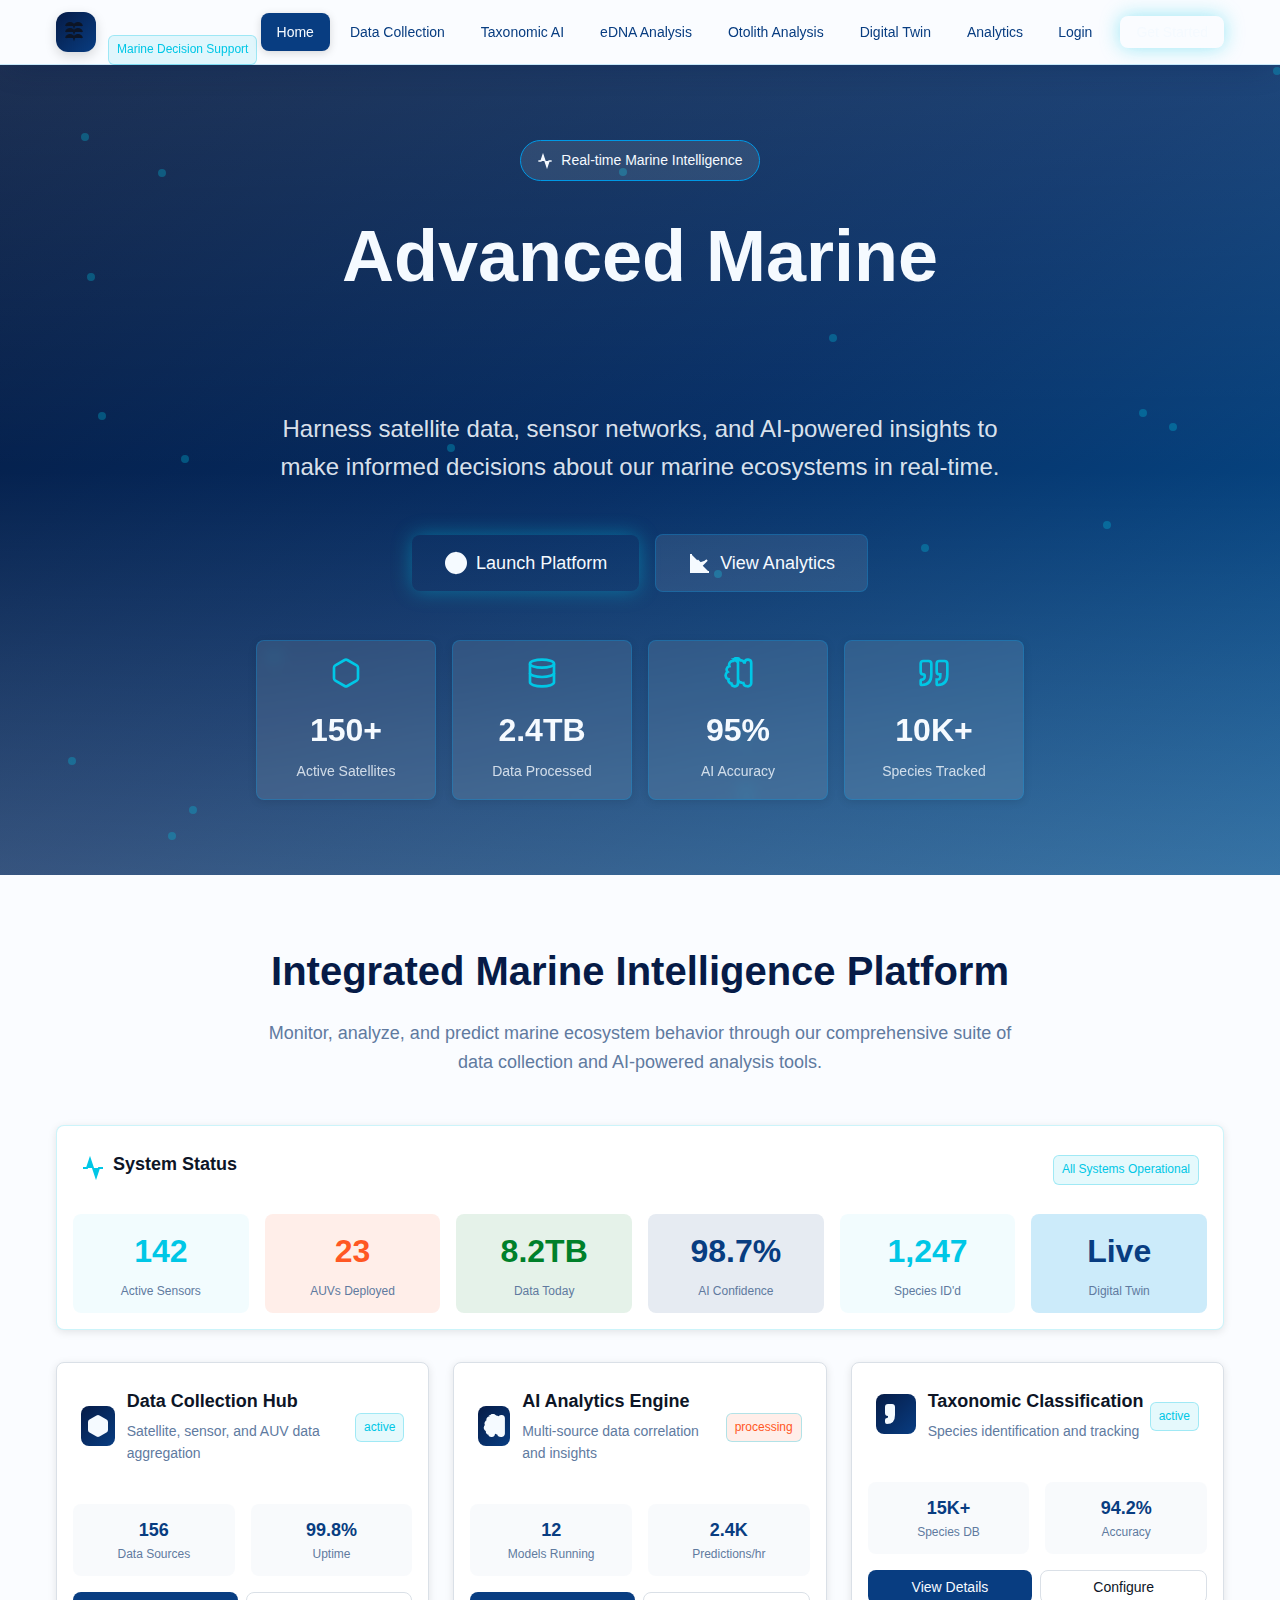
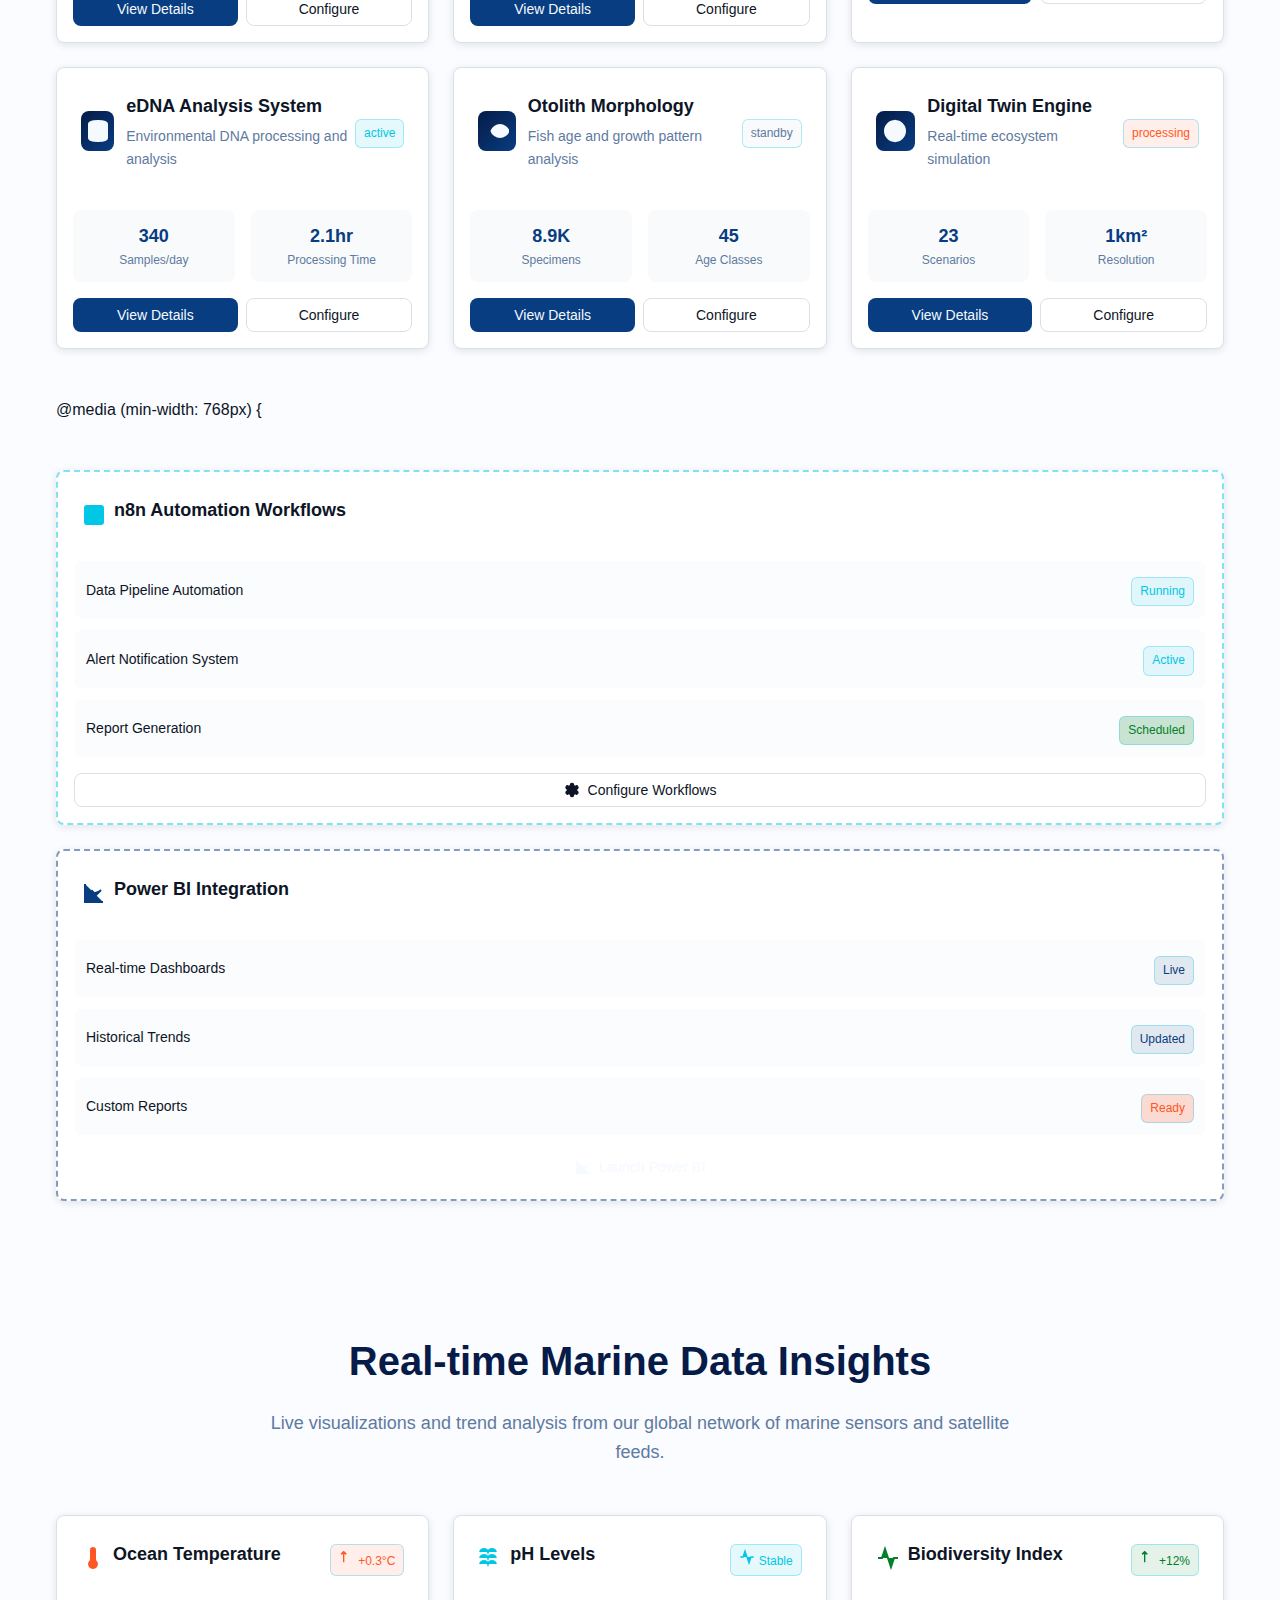
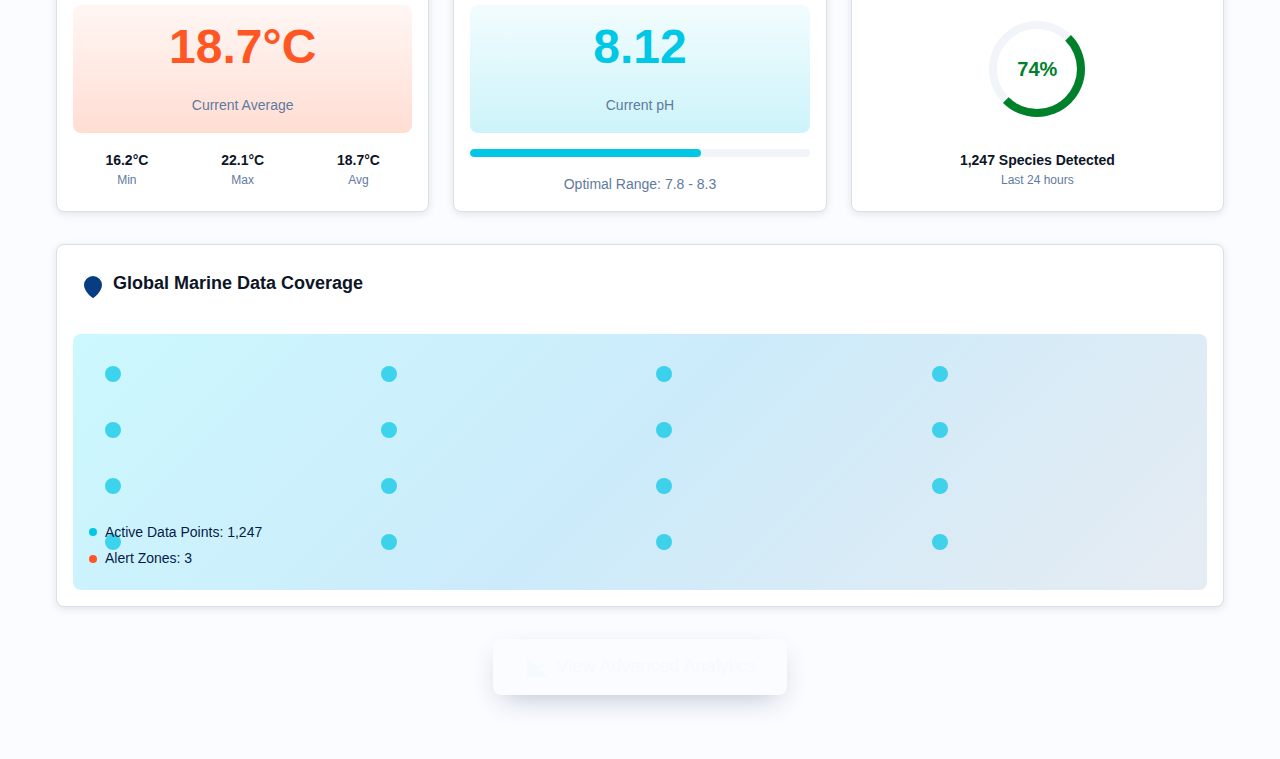
<file: aquanexx-vanilla.html>
<!DOCTYPE html>
<html lang="en">
<head>
    <meta charset="UTF-8">
    <meta name="viewport" content="width=device-width, initial-scale=1.0">
    <title>AQUANEXX - Marine Decision Support Platform</title>
    <meta name="description" content="Advanced marine data management and AI-powered decision support platform for real-time ocean monitoring, species tracking, and ecosystem analysis.">
    <style>
        /* Reset and Base Styles */
        * {
            margin: 0;
            padding: 0;
            box-sizing: border-box;
        }

        :root {
            /* Marine themed color system */
            --background: hsl(210, 100%, 99%);
            --foreground: hsl(220, 50%, 10%);
            --card: hsl(0, 0%, 100%);
            --card-foreground: hsl(220, 50%, 10%);
            
            /* Deep ocean blues */
            --primary: hsl(214, 88%, 27%);
            --primary-foreground: hsl(210, 100%, 98%);
            --primary-glow: hsl(200, 100%, 45%);
            
            /* Ocean surface blues */
            --secondary: hsl(200, 100%, 95%);
            --secondary-foreground: hsl(214, 88%, 27%);
            
            --muted: hsl(210, 40%, 96%);
            --muted-foreground: hsl(215, 25%, 50%);
            
            /* Aqua/teal accents */
            --accent: hsl(188, 100%, 45%);
            --accent-foreground: hsl(210, 100%, 98%);
            
            --border: hsl(214, 20%, 88%);
            --radius: 0.5rem;
            
            /* Marine specific design tokens */
            --ocean-deep: hsl(220, 85%, 15%);
            --ocean-medium: hsl(214, 88%, 27%);
            --ocean-light: hsl(200, 100%, 45%);
            --ocean-surface: hsl(188, 100%, 90%);
            --coral: hsl(14, 100%, 57%);
            --seaweed: hsl(140, 100%, 25%);
            
            /* Shadows and glows */
            --shadow-ocean: 0 10px 30px -10px hsla(220, 85%, 15%, 0.3);
            --glow-data: 0 0 20px hsla(188, 100%, 45%, 0.4);
            --glow-active: 0 0 30px hsla(200, 100%, 45%, 0.6);
        }

        body {
            font-family: -apple-system, BlinkMacSystemFont, 'Segoe UI', Roboto, Oxygen, Ubuntu, Cantarell, sans-serif;
            background-color: var(--background);
            color: var(--foreground);
            line-height: 1.6;
        }

        .container {
            max-width: 1200px;
            margin: 0 auto;
            padding: 0 1rem;
        }

        /* Animations */
        @keyframes float {
            0%, 100% { transform: translateY(0px); }
            50% { transform: translateY(-10px); }
        }

        @keyframes wave {
            0%, 100% { transform: translateX(0px); }
            50% { transform: translateX(5px); }
        }

        .animate-float {
            animation: float 3s ease-in-out infinite;
        }

        .animate-wave {
            animation: wave 4s ease-in-out infinite;
        }

        .ocean-gradient {
            background: linear-gradient(135deg, var(--ocean-deep), var(--ocean-medium));
        }

        .surface-gradient {
            background: linear-gradient(180deg, var(--ocean-light), var(--ocean-surface));
        }

        .data-gradient {
            background: linear-gradient(45deg, var(--primary), var(--accent));
        }

        /* Header Styles */
        .header {
            position: sticky;
            top: 0;
            z-index: 50;
            background: hsla(210, 100%, 99%, 0.95);
            backdrop-filter: blur(12px);
            border-bottom: 1px solid hsla(200, 100%, 45%, 0.2);
            box-shadow: var(--shadow-ocean);
        }

        .header-content {
            display: flex;
            align-items: center;
            justify-content: space-between;
            height: 4rem;
        }

        .logo {
            display: flex;
            align-items: center;
            gap: 0.75rem;
            text-decoration: none;
            color: inherit;
            transition: all 0.3s ease;
        }

        .logo:hover {
            transform: scale(1.05);
        }

        .logo-icon {
            height: 2.5rem;
            width: 2.5rem;
            border-radius: 0.75rem;
            display: flex;
            align-items: center;
            justify-content: center;
            box-shadow: 0 4px 12px rgba(0,0,0,0.15);
            transition: all 0.3s ease;
        }

        .logo:hover .logo-icon {
            box-shadow: 0 6px 20px rgba(0,0,0,0.25);
        }

        .logo h1 {
            font-size: 1.25rem;
            font-weight: bold;
            background: var(--data-gradient);
            -webkit-background-clip: text;
            background-clip: text;
            -webkit-text-fill-color: transparent;
            color: transparent;
        }

        .badge {
            font-size: 0.75rem;
            padding: 0.25rem 0.5rem;
            border-radius: 0.375rem;
            background: hsla(188, 100%, 45%, 0.1);
            color: var(--accent);
            border: 1px solid hsla(188, 100%, 45%, 0.3);
            margin-top: 0.25rem;
        }

        .nav {
            display: none;
            align-items: center;
            gap: 0.25rem;
        }

        @media (min-width: 1024px) {
            .nav {
                display: flex;
            }
        }

        .nav-link {
            padding: 0.5rem 1rem;
            border-radius: 0.5rem;
            text-decoration: none;
            font-size: 0.875rem;
            font-weight: 500;
            transition: all 0.2s ease;
            color: var(--ocean-medium);
        }

        .nav-link:hover {
            color: var(--accent);
            background: hsla(188, 100%, 45%, 0.1);
        }

        .nav-link.active {
            background: var(--primary);
            color: var(--primary-foreground);
            box-shadow: 0 2px 8px rgba(0,0,0,0.15);
        }

        .header-actions {
            display: none;
            align-items: center;
            gap: 0.75rem;
        }

        @media (min-width: 768px) {
            .header-actions {
                display: flex;
            }
        }

        /* Button Styles */
        .btn {
            display: inline-flex;
            align-items: center;
            justify-content: center;
            gap: 0.5rem;
            padding: 0.5rem 1rem;
            border-radius: var(--radius);
            font-size: 0.875rem;
            font-weight: 500;
            text-decoration: none;
            border: none;
            cursor: pointer;
            transition: all 0.2s ease;
        }

        .btn-ghost {
            color: var(--ocean-medium);
            background: transparent;
        }

        .btn-ghost:hover {
            color: var(--accent);
            background: hsla(188, 100%, 45%, 0.1);
        }

        .btn-glow {
            background: var(--data-gradient);
            color: var(--primary-foreground);
            box-shadow: var(--glow-data);
        }

        .btn-glow:hover {
            box-shadow: var(--glow-active);
            transform: translateY(-1px);
        }

        .btn-lg {
            padding: 1rem 2rem;
            font-size: 1.125rem;
        }

        .mobile-menu-btn {
            display: block;
            padding: 0.5rem;
            background: transparent;
            border: none;
            color: var(--ocean-medium);
            border-radius: 0.5rem;
            cursor: pointer;
            transition: all 0.2s ease;
        }

        @media (min-width: 1024px) {
            .mobile-menu-btn {
                display: none;
            }
        }

        .mobile-menu-btn:hover {
            color: var(--accent);
            background: hsla(188, 100%, 45%, 0.1);
        }

        .mobile-menu {
            display: none;
            border-top: 1px solid hsla(200, 100%, 45%, 0.2);
            padding: 1rem 0;
            background: hsla(210, 100%, 99%, 0.95);
            backdrop-filter: blur(12px);
        }

        .mobile-menu.active {
            display: block;
        }

        .mobile-nav {
            display: flex;
            flex-direction: column;
            gap: 0.5rem;
        }

        .mobile-nav-link {
            display: block;
            padding: 0.75rem 1rem;
            border-radius: 0.5rem;
            text-decoration: none;
            font-size: 0.875rem;
            font-weight: 500;
            color: var(--ocean-medium);
            transition: all 0.2s ease;
        }

        .mobile-nav-link:hover,
        .mobile-nav-link.active {
            color: var(--accent);
            background: hsla(188, 100%, 45%, 0.1);
        }

        /* Hero Section */
        .hero {
            position: relative;
            min-height: 90vh;
            display: flex;
            align-items: center;
            justify-content: center;
            overflow: hidden;
        }

        .hero-bg {
            position: absolute;
            inset: 0;
            background: url('data:image/svg+xml,<svg xmlns="http://www.w3.org/2000/svg" viewBox="0 0 1200 800"><defs><linearGradient id="ocean" x1="0%" y1="0%" x2="100%" y2="100%"><stop offset="0%" style="stop-color:%23001122;stop-opacity:1" /><stop offset="50%" style="stop-color:%23003366;stop-opacity:1" /><stop offset="100%" style="stop-color:%2300aacc;stop-opacity:1" /></linearGradient></defs><rect width="100%" height="100%" fill="url(%23ocean)"/></svg>') center/cover;
        }

        .hero-overlay {
            position: absolute;
            inset: 0;
            background: linear-gradient(135deg, var(--ocean-deep), var(--ocean-medium));
            opacity: 0.8;
        }

        .hero-overlay-2 {
            position: absolute;
            inset: 0;
            background: linear-gradient(to top, hsla(210, 100%, 99%, 0.2), transparent, hsla(210, 100%, 99%, 0.1));
        }

        .particles {
            position: absolute;
            inset: 0;
            pointer-events: none;
        }

        .particle {
            position: absolute;
            width: 0.5rem;
            height: 0.5rem;
            background: hsla(188, 100%, 45%, 0.3);
            border-radius: 50%;
        }

        .hero-content {
            position: relative;
            z-index: 10;
            text-align: center;
            max-width: 64rem;
            margin: 0 auto;
            padding: 0 1rem;
        }

        .hero-badge {
            background: hsla(210, 100%, 99%, 0.1);
            border: 1px solid var(--primary-glow);
            color: var(--primary-foreground);
            padding: 0.5rem 1rem;
            border-radius: 2rem;
            font-size: 0.875rem;
            margin-bottom: 2rem;
            display: inline-flex;
            align-items: center;
            gap: 0.5rem;
        }

        .hero h1 {
            font-size: clamp(2.5rem, 8vw, 4.5rem);
            font-weight: bold;
            color: var(--primary-foreground);
            line-height: 1.2;
            margin-bottom: 1.5rem;
        }

        .hero-gradient-text {
            display: block;
            background: var(--data-gradient);
            -webkit-background-clip: text;
            background-clip: text;
            -webkit-text-fill-color: transparent;
            color: transparent;
        }

        .hero p {
            font-size: clamp(1.125rem, 3vw, 1.5rem);
            color: hsla(210, 100%, 98%, 0.9);
            max-width: 48rem;
            margin: 0 auto 3rem;
            line-height: 1.6;
        }

        .hero-actions {
            display: flex;
            flex-direction: column;
            gap: 1rem;
            align-items: center;
            margin-bottom: 3rem;
        }

        @media (min-width: 640px) {
            .hero-actions {
                flex-direction: row;
                justify-content: center;
            }
        }

        .stats-grid {
            display: grid;
            grid-template-columns: repeat(2, 1fr);
            gap: 1rem;
        }

        @media (min-width: 768px) {
            .stats-grid {
                grid-template-columns: repeat(4, 1fr);
            }
        }

        /* Card Styles */
        .card {
            background: var(--card);
            border: 1px solid var(--border);
            border-radius: var(--radius);
            box-shadow: 0 2px 8px rgba(0,0,0,0.1);
            overflow: hidden;
        }

        .card-hero {
            background: hsla(210, 100%, 99%, 0.1);
            border: 1px solid hsla(200, 100%, 45%, 0.3);
            backdrop-filter: blur(8px);
        }

        .card-content {
            padding: 1rem;
        }

        .card-header {
            padding: 1.5rem 1.5rem 0.75rem;
        }

        .card-title {
            font-size: 1.125rem;
            font-weight: 600;
            margin-bottom: 0.5rem;
        }

        .stat-card {
            text-align: center;
        }

        .stat-icon {
            width: 2rem;
            height: 2rem;
            margin: 0 auto 0.5rem;
            color: var(--accent);
        }

        .stat-value {
            font-size: 2rem;
            font-weight: bold;
            color: var(--primary-foreground);
            margin-bottom: 0.25rem;
        }

        .stat-label {
            font-size: 0.875rem;
            color: hsla(210, 100%, 98%, 0.8);
        }

        /* Dashboard Styles */
        .dashboard {
            padding: 4rem 0;
            background: var(--background);
        }

        .section-header {
            text-align: center;
            margin-bottom: 3rem;
        }

        .section-title {
            font-size: clamp(2rem, 5vw, 2.5rem);
            font-weight: bold;
            color: var(--ocean-deep);
            margin-bottom: 1rem;
        }

        .section-description {
            font-size: 1.125rem;
            color: var(--muted-foreground);
            max-width: 48rem;
            margin: 0 auto;
        }

        .status-grid {
            display: grid;
            grid-template-columns: repeat(2, 1fr);
            gap: 1rem;
        }

        @media (min-width: 768px) {
            .status-grid {
                grid-template-columns: repeat(4, 1fr);
            }
        }

        @media (min-width: 1024px) {
            .status-grid {
                grid-template-columns: repeat(6, 1fr);
            }
        }

        .status-card {
            text-align: center;
            padding: 0.75rem;
            border-radius: 0.5rem;
        }

        .status-accent { background: hsla(188, 100%, 45%, 0.05); }
        .status-coral { background: hsla(14, 100%, 57%, 0.1); }
        .status-seaweed { background: hsla(140, 100%, 25%, 0.1); }
        .status-primary { background: hsla(214, 88%, 27%, 0.1); }
        .status-ocean { background: hsla(200, 100%, 45%, 0.2); }

        .status-value {
            font-size: 2rem;
            font-weight: bold;
            margin-bottom: 0.25rem;
        }

        .status-label {
            font-size: 0.75rem;
            color: var(--muted-foreground);
        }

        .modules-grid {
            display: grid;
            gap: 1.5rem;
            margin-bottom: 3rem;
        }

        @media (min-width: 768px) {
            .modules-grid {
                grid-template-columns: repeat(2, 1fr);
            }
        }

        @media (min-width: 1024px) {
            .modules-grid {
                grid-template-columns: repeat(3, 1fr);
            }
        }

        .module-card {
            transition: all 0.3s ease;
            cursor: pointer;
        }

        .module-card:hover {
            transform: translateY(-0.25rem);
            box-shadow: 0 12px 32px rgba(0,0,0,0.15);
        }

        .module-header {
            display: flex;
            align-items: center;
            justify-content: space-between;
            margin-bottom: 0.75rem;
        }

        .module-info {
            display: flex;
            align-items: center;
            gap: 0.75rem;
        }

        .module-icon {
            width: 2.5rem;
            height: 2.5rem;
            border-radius: 0.5rem;
            display: flex;
            align-items: center;
            justify-content: center;
            transition: transform 0.3s ease;
        }

        .module-card:hover .module-icon {
            transform: scale(1.1);
        }

        .module-title {
            font-size: 1.125rem;
            font-weight: 600;
            margin-bottom: 0.25rem;
        }

        .module-description {
            font-size: 0.875rem;
            color: var(--muted-foreground);
        }

        .module-metrics {
            display: grid;
            grid-template-columns: repeat(2, 1fr);
            gap: 1rem;
            margin-bottom: 1rem;
        }

        .metric-card {
            text-align: center;
            padding: 0.75rem;
            background: hsla(210, 40%, 96%, 0.5);
            border-radius: 0.5rem;
        }

        .metric-value {
            font-size: 1.125rem;
            font-weight: 600;
            color: var(--ocean-medium);
        }

        .metric-label {
            font-size: 0.75rem;
            color: var(--muted-foreground);
        }

        .module-actions {
            display: flex;
            gap: 0.5rem;
        }

        .btn-default {
            background: var(--primary);
            color: var(--primary-foreground);
            flex: 1;
        }

        .btn-outline {
            border: 1px solid var(--border);
            background: transparent;
            color: var(--foreground);
            flex: 1;
        }

        .btn-outline:hover {
            background: var(--muted);
        }

        /* Data Visualization */
        .data-viz {
            padding: 4rem 0;
            background: var(--surface-gradient);
        }

        .viz-grid {
            display: grid;
            gap: 1.5rem;
            margin-bottom: 2rem;
        }

        @media (min-width: 1024px) {
            .viz-grid {
                grid-template-columns: repeat(3, 1fr);
            }
        }

        .temp-chart {
            height: 8rem;
            background: linear-gradient(to top, hsla(14, 100%, 57%, 0.2), hsla(14, 100%, 57%, 0.05));
            border-radius: 0.5rem;
            display: flex;
            align-items: end;
            justify-content: center;
            padding: 1rem;
        }

        .ph-chart {
            height: 8rem;
            background: linear-gradient(to top, hsla(188, 100%, 45%, 0.2), hsla(188, 100%, 45%, 0.05));
            border-radius: 0.5rem;
            display: flex;
            align-items: end;
            justify-content: center;
            padding: 1rem;
        }

        .chart-value {
            font-size: 3rem;
            font-weight: bold;
            text-align: center;
        }

        .chart-label {
            font-size: 0.875rem;
            color: var(--muted-foreground);
            text-align: center;
            margin-top: 0.5rem;
        }

        .progress-bar {
            width: 100%;
            height: 0.5rem;
            background: var(--muted);
            border-radius: 0.25rem;
            overflow: hidden;
            margin: 1rem 0;
        }

        .progress-fill {
            height: 100%;
            background: var(--accent);
            border-radius: 0.25rem;
            width: 68%;
            transition: width 0.3s ease;
        }

        .biodiversity-circle {
            position: relative;
            width: 6rem;
            height: 6rem;
            margin: 0 auto;
        }

        .circle-bg {
            width: 100%;
            height: 100%;
            border-radius: 50%;
            border: 8px solid var(--muted);
        }

        .circle-progress {
            position: absolute;
            top: 0;
            left: 0;
            width: 100%;
            height: 100%;
            border-radius: 50%;
            border: 8px solid var(--seaweed);
            border-top: 8px solid transparent;
            border-right: 8px solid transparent;
            transform: rotate(-90deg);
        }

        .circle-value {
            position: absolute;
            top: 50%;
            left: 50%;
            transform: translate(-50%, -50%);
            font-size: 1.25rem;
            font-weight: bold;
            color: var(--seaweed);
        }

        .map-container {
            height: 16rem;
            background: linear-gradient(135deg, var(--ocean-surface), hsla(200, 100%, 45%, 0.2), hsla(214, 88%, 27%, 0.1));
            border-radius: 0.5rem;
            position: relative;
            overflow: hidden;
        }

        .data-points {
            position: absolute;
            inset: 0;
            display: grid;
            grid-template-columns: repeat(4, 1fr);
            gap: 2rem;
            padding: 2rem;
            opacity: 0.7;
        }

        .data-point {
            width: 1rem;
            height: 1rem;
            background: var(--accent);
            border-radius: 50%;
            animation: pulse 2s infinite;
        }

        @keyframes pulse {
            0%, 100% { opacity: 1; }
            50% { opacity: 0.5; }
        }

        .map-legend {
            position: absolute;
            bottom: 1rem;
            left: 1rem;
        }

        .legend-item {
            display: flex;
            align-items: center;
            gap: 0.5rem;
            margin-bottom: 0.25rem;
        }

        .legend-dot {
            width: 0.5rem;
            height: 0.5rem;
            border-radius: 50%;
        }

        .legend-text {
            font-size: 0.875rem;
            color: var(--ocean-deep);
        }

        .text-center {
            text-align: center;
        }

        .hidden {
            display: none;
        }

        /* Responsive utilities */
        @media (max-width: 767px) {
            .md-hidden {
                display: none;
            }
        }

        @media (max-width: 1023px) {
            .lg-hidden {
                display: none;
            }
        }

        /* SVG Icons */
        .icon {
            width: 1.5rem;
            height: 1.5rem;
            fill: currentColor;
        }

        .icon-sm {
            width: 1rem;
            height: 1rem;
        }

        .icon-lg {
            width: 2rem;
            height: 2rem;
        }
    </style>
</head>
<body>
    <!-- Header -->
    <header class="header">
        <div class="container">
            <div class="header-content">
                <!-- Logo -->
                <a href="#" class="logo">
                    <div class="logo-icon ocean-gradient">
                        <svg class="icon animate-wave" viewBox="0 0 24 24" fill="none" stroke="currentColor" stroke-width="2">
                            <path d="M2 6S3 3 6 3s4 3 4 3 1-3 4-3 4 3 4 3"/>
                            <path d="M2 12s1-3 4-3 4 3 4 3 1-3 4-3 4 3 4 3"/>
                            <path d="M2 18s1-3 4-3 4 3 4 3 1-3 4-3 4 3 4 3"/>
                        </svg>
                    </div>
                    <div>
                        <h1>AQUANEXX</h1>
                        <div class="badge">Marine Decision Support</div>
                    </div>
                </a>

                <!-- Desktop Navigation -->
                <nav class="nav">
                    <a href="#" class="nav-link active">Home</a>
                    <a href="#" class="nav-link">Data Collection</a>
                    <a href="#" class="nav-link">Taxonomic AI</a>
                    <a href="#" class="nav-link">eDNA Analysis</a>
                    <a href="#" class="nav-link">Otolith Analysis</a>
                    <a href="#" class="nav-link">Digital Twin</a>
                    <a href="#" class="nav-link">Analytics</a>
                </nav>

                <!-- Desktop Actions -->
                <div class="header-actions">
                    <button class="btn btn-ghost">Login</button>
                    <button class="btn btn-glow">Get Started</button>
                </div>

                <!-- Mobile Menu Button -->
                <button class="mobile-menu-btn" onclick="toggleMobileMenu()">
                    <svg class="icon" id="menu-icon" viewBox="0 0 24 24" fill="none" stroke="currentColor" stroke-width="2">
                        <line x1="4" x2="20" y1="6" y2="6"/>
                        <line x1="4" x2="20" y1="12" y2="12"/>
                        <line x1="4" x2="20" y1="18" y2="18"/>
                    </svg>
                    <svg class="icon hidden" id="close-icon" viewBox="0 0 24 24" fill="none" stroke="currentColor" stroke-width="2">
                        <path d="m18 6-12 12"/>
                        <path d="m6 6 12 12"/>
                    </svg>
                </button>
            </div>

            <!-- Mobile Menu -->
            <div class="mobile-menu" id="mobile-menu">
                <nav class="mobile-nav">
                    <a href="#" class="mobile-nav-link active">Home</a>
                    <a href="#" class="mobile-nav-link">Data Collection</a>
                    <a href="#" class="mobile-nav-link">Taxonomic AI</a>
                    <a href="#" class="mobile-nav-link">eDNA Analysis</a>
                    <a href="#" class="mobile-nav-link">Otolith Analysis</a>
                    <a href="#" class="mobile-nav-link">Digital Twin</a>
                    <a href="#" class="mobile-nav-link">Analytics</a>
                </nav>
                <div style="padding-top: 1rem; border-top: 1px solid hsla(200, 100%, 45%, 0.2); margin-top: 1rem;">
                    <button class="btn btn-ghost" style="width: 100%; margin-bottom: 0.5rem;">Login</button>
                    <button class="btn btn-glow" style="width: 100%;">Get Started</button>
                </div>
            </div>
        </div>
    </header>

    <!-- Hero Section -->
    <section class="hero">
        <div class="hero-bg"></div>
        <div class="hero-overlay"></div>
        <div class="hero-overlay-2"></div>
        
        <!-- Floating particles -->
        <div class="particles" id="particles"></div>

        <!-- Content -->
        <div class="hero-content">
            <div class="hero-badge">
                <svg class="icon icon-sm" viewBox="0 0 24 24" fill="none" stroke="currentColor" stroke-width="2">
                    <path d="M22 12h-4l-3 9L9 3l-3 9H2"/>
                </svg>
                Real-time Marine Intelligence
            </div>
            
            <h1>
                Advanced Marine
                <span class="hero-gradient-text">Decision Support</span>
            </h1>
            
            <p>
                Harness satellite data, sensor networks, and AI-powered insights to make informed decisions 
                about our marine ecosystems in real-time.
            </p>

            <div class="hero-actions">
                <button class="btn btn-glow btn-lg">
                    <svg class="icon" viewBox="0 0 24 24" fill="none" stroke="currentColor" stroke-width="2">
                        <circle cx="12" cy="12" r="10"/>
                        <path d="M2 12h20"/>
                        <path d="M12 2a15.3 15.3 0 0 1 4 10 15.3 15.3 0 0 1-4 10 15.3 15.3 0 0 1-4-10 15.3 15.3 0 0 1 4-10z"/>
                    </svg>
                    Launch Platform
                </button>
                <button class="btn btn-lg" style="background: hsla(210, 100%, 98%, 0.1); color: var(--primary-foreground); border: 1px solid hsla(200, 100%, 45%, 0.3);">
                    <svg class="icon" viewBox="0 0 24 24" fill="none" stroke="currentColor" stroke-width="2">
                        <path d="M3 3v18h18"/>
                        <path d="m19 9-5 5-4-4-3 3"/>
                    </svg>
                    View Analytics
                </button>
            </div>

            <!-- Quick stats -->
            <div class="stats-grid">
                <div class="card card-hero">
                    <div class="card-content stat-card">
                        <svg class="stat-icon" viewBox="0 0 24 24" fill="none" stroke="currentColor" stroke-width="2">
                            <path d="M21 16V8a2 2 0 0 0-1-1.73l-7-4a2 2 0 0 0-2 0l-7 4A2 2 0 0 0 3 8v8a2 2 0 0 0 1 1.73l7 4a2 2 0 0 0 2 0l7-4A2 2 0 0 0 21 16z"/>
                        </svg>
                        <div class="stat-value">150+</div>
                        <div class="stat-label">Active Satellites</div>
                    </div>
                </div>
                <div class="card card-hero">
                    <div class="card-content stat-card">
                        <svg class="stat-icon" viewBox="0 0 24 24" fill="none" stroke="currentColor" stroke-width="2">
                            <ellipse cx="12" cy="5" rx="9" ry="3"/>
                            <path d="m21 12c0 1.66-4 3-9 3s-9-1.34-9-3"/>
                            <path d="M3 5v14c0 1.66 4 3 9 3s9-1.34 9-3V5"/>
                        </svg>
                        <div class="stat-value">2.4TB</div>
                        <div class="stat-label">Data Processed</div>
                    </div>
                </div>
                <div class="card card-hero">
                    <div class="card-content stat-card">
                        <svg class="stat-icon" viewBox="0 0 24 24" fill="none" stroke="currentColor" stroke-width="2">
                            <path d="M9.5 2A2.5 2.5 0 0 1 12 4.5v15a2.5 2.5 0 0 1-4.96.44 2.51 2.51 0 0 1-2.13-3.23 3 3 0 0 1-.67-5.5 2.5 2.5 0 0 1 1.32-4.24 3 3 0 0 1 2.96-4.08 2.5 2.5 0 0 1 4.96.44c0-.21.03-.41.09-.61A2.5 2.5 0 0 1 16.5 4c.16 0 .31.02.46.05a2.5 2.5 0 0 1 4.96.44v15a2.5 2.5 0 0 1-2.96 2.46 3 3 0 0 1-2.96-2.46 2.5 2.5 0 0 1-1.32-.24A3 3 0 0 1 12 16.5V4.5c0-.21-.03-.41-.09-.61z"/>
                        </svg>
                        <div class="stat-value">95%</div>
                        <div class="stat-label">AI Accuracy</div>
                    </div>
                </div>
                <div class="card card-hero">
                    <div class="card-content stat-card">
                        <svg class="stat-icon" viewBox="0 0 24 24" fill="none" stroke="currentColor" stroke-width="2">
                            <path d="M3 21c3 0 7-1 7-8V5c0-1.25-.756-2.017-2-2H4c-1.25 0-2 .75-2 1.972V11c0 1.25.75 2 2 2 1 0 1 0 1 1v1c0 1-1 2-2 2s-1 .008-1 1.031V20c0 1 0 1 1 1z"/>
                            <path d="M15 21c3 0 7-1 7-8V5c0-1.25-.757-2.017-2-2h-4c-1.25 0-2 .75-2 1.972V11c0 1.25.75 2 2 2h.75c0 2.25.25 4-2.75 4v3c0 1 0 1 1 1z"/>
                        </svg>
                        <div class="stat-value">10K+</div>
                        <div class="stat-label">Species Tracked</div>
                    </div>
                </div>
            </div>
        </div>
    </section>

    <!-- Dashboard Section -->
    <section class="dashboard">
        <div class="container">
            <div class="section-header">
                <h2 class="section-title">Integrated Marine Intelligence Platform</h2>
                <p class="section-description">
                    Monitor, analyze, and predict marine ecosystem behavior through our comprehensive suite of data collection and AI-powered analysis tools.
                </p>
            </div>

            <!-- System Status -->
            <div class="card" style="margin-bottom: 2rem; border-color: hsla(188, 100%, 45%, 0.2);">
                <div class="card-header">
                    <div style="display: flex; align-items: center; justify-content: space-between;">
                        <div style="display: flex; align-items: center; gap: 0.5rem;">
                            <svg class="icon" style="color: var(--accent);" viewBox="0 0 24 24" fill="none" stroke="currentColor" stroke-width="2">
                                <path d="M22 12h-4l-3 9L9 3l-3 9H2"/>
                            </svg>
                            <h3 class="card-title">System Status</h3>
                        </div>
                        <div class="badge" style="background: hsla(188, 100%, 45%, 0.1);">
                            All Systems Operational
                        </div>
                    </div>
                </div>
                <div class="card-content">
                    <div class="status-grid">
                        <div class="status-card status-accent">
                            <div class="status-value" style="color: var(--accent);">142</div>
                            <div class="status-label">Active Sensors</div>
                        </div>
                        <div class="status-card status-coral">
                            <div class="status-value" style="color: var(--coral);">23</div>
                            <div class="status-label">AUVs Deployed</div>
                        </div>
                        <div class="status-card status-seaweed">
                            <div class="status-value" style="color: var(--seaweed);">8.2TB</div>
                            <div class="status-label">Data Today</div>
                        </div>
                        <div class="status-card status-primary">
                            <div class="status-value" style="color: var(--primary);">98.7%</div>
                            <div class="status-label">AI Confidence</div>
                        </div>
                        <div class="status-card status-accent">
                            <div class="status-value" style="color: var(--accent);">1,247</div>
                            <div class="status-label">Species ID'd</div>
                        </div>
                        <div class="status-card status-ocean">
                            <div class="status-value" style="color: var(--ocean-medium);">Live</div>
                            <div class="status-label">Digital Twin</div>
                        </div>
                    </div>
                </div>
            </div>

            <!-- Module Cards -->
            <div class="modules-grid">
                <!-- Data Collection Hub -->
                <div class="card module-card">
                    <div class="card-header">
                        <div class="module-header">
                            <div class="module-info">
                                <div class="module-icon ocean-gradient">
                                    <svg class="icon" style="color: var(--primary-foreground);" viewBox="0 0 24 24" fill="none" stroke="currentColor" stroke-width="2">
                                        <path d="M21 16V8a2 2 0 0 0-1-1.73l-7-4a2 2 0 0 0-2 0l-7 4A2 2 0 0 0 3 8v8a2 2 0 0 0 1 1.73l7 4a2 2 0 0 0 2 0l7-4A2 2 0 0 0 21 16z"/>
                                    </svg>
                                </div>
                                <div>
                                    <div class="module-title">Data Collection Hub</div>
                                    <div class="module-description">Satellite, sensor, and AUV data aggregation</div>
                                </div>
                            </div>
                            <div class="badge" style="background: hsla(188, 100%, 45%, 0.1); color: var(--accent);">active</div>
                        </div>
                    </div>
                    <div class="card-content">
                        <div class="module-metrics">
                            <div class="metric-card">
                                <div class="metric-value">156</div>
                                <div class="metric-label">Data Sources</div>
                            </div>
                            <div class="metric-card">
                                <div class="metric-value">99.8%</div>
                                <div class="metric-label">Uptime</div>
                            </div>
                        </div>
                        <div class="module-actions">
                            <button class="btn btn-default">View Details</button>
                            <button class="btn btn-outline">Configure</button>
                        </div>
                    </div>
                </div>

                <!-- AI Analytics Engine -->
                <div class="card module-card">
                    <div class="card-header">
                        <div class="module-header">
                            <div class="module-info">
                                <div class="module-icon ocean-gradient">
                                    <svg class="icon" style="color: var(--primary-foreground);" viewBox="0 0 24 24" fill="none" stroke="currentColor" stroke-width="2">
                                        <path d="M9.5 2A2.5 2.5 0 0 1 12 4.5v15a2.5 2.5 0 0 1-4.96.44 2.51 2.51 0 0 1-2.13-3.23 3 3 0 0 1-.67-5.5 2.5 2.5 0 0 1 1.32-4.24 3 3 0 0 1 2.96-4.08 2.5 2.5 0 0 1 4.96.44c0-.21.03-.41.09-.61A2.5 2.5 0 0 1 16.5 4c.16 0 .31.02.46.05a2.5 2.5 0 0 1 4.96.44v15a2.5 2.5 0 0 1-2.96 2.46 3 3 0 0 1-2.96-2.46 2.5 2.5 0 0 1-1.32-.24A3 3 0 0 1 12 16.5V4.5c0-.21-.03-.41-.09-.61z"/>
                                    </svg>
                                </div>
                                <div>
                                    <div class="module-title">AI Analytics Engine</div>
                                    <div class="module-description">Multi-source data correlation and insights</div>
                                </div>
                            </div>
                            <div class="badge" style="background: hsla(14, 100%, 57%, 0.1); color: var(--coral);">processing</div>
                        </div>
                    </div>
                    <div class="card-content">
                        <div class="module-metrics">
                            <div class="metric-card">
                                <div class="metric-value">12</div>
                                <div class="metric-label">Models Running</div>
                            </div>
                            <div class="metric-card">
                                <div class="metric-value">2.4K</div>
                                <div class="metric-label">Predictions/hr</div>
                            </div>
                        </div>
                        <div class="module-actions">
                            <button class="btn btn-default">View Details</button>
                            <button class="btn btn-outline">Configure</button>
                        </div>
                    </div>
                </div>

                <!-- Taxonomic Classification -->
                <div class="card module-card">
                    <div class="card-header">
                        <div class="module-header">
                            <div class="module-info">
                                <div class="module-icon ocean-gradient">
                                    <svg class="icon" style="color: var(--primary-foreground);" viewBox="0 0 24 24" fill="none" stroke="currentColor" stroke-width="2">
                                        <path d="M3 21c3 0 7-1 7-8V5c0-1.25-.756-2.017-2-2H4c-1.25 0-2 .75-2 1.972V11c0 1.25.75 2 2 2 1 0 1 0 1 1v1c0 1-1 2-2 2s-1 .008-1 1.031V20c0 1 0 1 1 1z"/>
                                    </svg>
                                </div>
                                <div>
                                    <div class="module-title">Taxonomic Classification</div>
                                    <div class="module-description">Species identification and tracking</div>
                                </div>
                            </div>
                            <div class="badge" style="background: hsla(188, 100%, 45%, 0.1); color: var(--accent);">active</div>
                        </div>
                    </div>
                    <div class="card-content">
                        <div class="module-metrics">
                            <div class="metric-card">
                                <div class="metric-value">15K+</div>
                                <div class="metric-label">Species DB</div>
                            </div>
                            <div class="metric-card">
                                <div class="metric-value">94.2%</div>
                                <div class="metric-label">Accuracy</div>
                            </div>
                        </div>
                        <div class="module-actions">
                            <button class="btn btn-default">View Details</button>
                            <button class="btn btn-outline">Configure</button>
                        </div>
                    </div>
                </div>

                <!-- eDNA Analysis System -->
                <div class="card module-card">
                    <div class="card-header">
                        <div class="module-header">
                            <div class="module-info">
                                <div class="module-icon ocean-gradient">
                                    <svg class="icon" style="color: var(--primary-foreground);" viewBox="0 0 24 24" fill="none" stroke="currentColor" stroke-width="2">
                                        <ellipse cx="12" cy="5" rx="9" ry="3"/>
                                        <path d="m21 12c0 1.66-4 3-9 3s-9-1.34-9-3"/>
                                        <path d="M3 5v14c0 1.66 4 3 9 3s9-1.34 9-3V5"/>
                                    </svg>
                                </div>
                                <div>
                                    <div class="module-title">eDNA Analysis System</div>
                                    <div class="module-description">Environmental DNA processing and analysis</div>
                                </div>
                            </div>
                            <div class="badge" style="background: hsla(188, 100%, 45%, 0.1); color: var(--accent);">active</div>
                        </div>
                    </div>
                    <div class="card-content">
                        <div class="module-metrics">
                            <div class="metric-card">
                                <div class="metric-value">340</div>
                                <div class="metric-label">Samples/day</div>
                            </div>
                            <div class="metric-card">
                                <div class="metric-value">2.1hr</div>
                                <div class="metric-label">Processing Time</div>
                            </div>
                        </div>
                        <div class="module-actions">
                            <button class="btn btn-default">View Details</button>
                            <button class="btn btn-outline">Configure</button>
                        </div>
                    </div>
                </div>

                <!-- Otolith Morphology -->
                <div class="card module-card">
                    <div class="card-header">
                        <div class="module-header">
                            <div class="module-info">
                                <div class="module-icon ocean-gradient">
                                    <svg class="icon" style="color: var(--primary-foreground);" viewBox="0 0 24 24" fill="none" stroke="currentColor" stroke-width="2">
                                        <path d="M6.5 12c.94-3.46 4.94-6 8.5-6s7.56 2.54 8.5 6c-.94 3.46-4.94 6-8.5 6s-7.56-2.54-8.5-6Z"/>
                                        <circle cx="15" cy="12" r="3"/>
                                    </svg>
                                </div>
                                <div>
                                    <div class="module-title">Otolith Morphology</div>
                                    <div class="module-description">Fish age and growth pattern analysis</div>
                                </div>
                            </div>
                            <div class="badge" style="background: hsla(210, 40%, 96%, 0.5); color: var(--muted-foreground);">standby</div>
                        </div>
                    </div>
                    <div class="card-content">
                        <div class="module-metrics">
                            <div class="metric-card">
                                <div class="metric-value">8.9K</div>
                                <div class="metric-label">Specimens</div>
                            </div>
                            <div class="metric-card">
                                <div class="metric-value">45</div>
                                <div class="metric-label">Age Classes</div>
                            </div>
                        </div>
                        <div class="module-actions">
                            <button class="btn btn-default">View Details</button>
                            <button class="btn btn-outline">Configure</button>
                        </div>
                    </div>
                </div>

                <!-- Digital Twin Engine -->
                <div class="card module-card">
                    <div class="card-header">
                        <div class="module-header">
                            <div class="module-info">
                                <div class="module-icon ocean-gradient">
                                    <svg class="icon" style="color: var(--primary-foreground);" viewBox="0 0 24 24" fill="none" stroke="currentColor" stroke-width="2">
                                        <circle cx="12" cy="12" r="10"/>
                                        <path d="M2 12h20"/>
                                        <path d="M12 2a15.3 15.3 0 0 1 4 10 15.3 15.3 0 0 1-4 10 15.3 15.3 0 0 1-4-10 15.3 15.3 0 0 1 4-10z"/>
                                    </svg>
                                </div>
                                <div>
                                    <div class="module-title">Digital Twin Engine</div>
                                    <div class="module-description">Real-time ecosystem simulation</div>
                                </div>
                            </div>
                            <div class="badge" style="background: hsla(14, 100%, 57%, 0.1); color: var(--coral);">processing</div>
                        </div>
                    </div>
                    <div class="card-content">
                        <div class="module-metrics">
                            <div class="metric-card">
                                <div class="metric-value">23</div>
                                <div class="metric-label">Scenarios</div>
                            </div>
                            <div class="metric-card">
                                <div class="metric-value">1km²</div>
                                <div class="metric-label">Resolution</div>
                            </div>
                        </div>
                        <div class="module-actions">
                            <button class="btn btn-default">View Details</button>
                            <button class="btn btn-outline">Configure</button>
                        </div>
                    </div>
                </div>
            </div>

            <!-- Integration Cards -->
            <div style="display: grid; gap: 1.5rem;">
                <div style="display: grid; gap: 1.5rem;">
                    @media (min-width: 768px) {
                        <div style="grid-template-columns: repeat(2, 1fr);">
                </div>
                <div class="card" style="border: 2px dashed hsla(188, 100%, 45%, 0.5);">
                    <div class="card-header">
                        <div style="display: flex; align-items: center; gap: 0.5rem;">
                            <svg class="icon" style="color: var(--accent);" viewBox="0 0 24 24" fill="none" stroke="currentColor" stroke-width="2">
                                <rect x="3" y="3" width="18" height="18" rx="2"/>
                                <path d="M9 9h6v6H9z"/>
                                <path d="m3 9 3-3"/>
                                <path d="m21 9-3-3"/>
                                <path d="m3 15 3 3"/>
                                <path d="m21 15-3 3"/>
                            </svg>
                            <h3 class="card-title">n8n Automation Workflows</h3>
                        </div>
                    </div>
                    <div class="card-content">
                        <div style="display: flex; flex-direction: column; gap: 0.75rem; margin-bottom: 1rem;">
                            <div style="display: flex; align-items: center; justify-content: space-between; padding: 0.75rem; background: hsla(210, 40%, 96%, 0.3); border-radius: var(--radius);">
                                <span style="font-size: 0.875rem;">Data Pipeline Automation</span>
                                <div class="badge" style="background: hsla(188, 100%, 45%, 0.1); color: var(--accent);">Running</div>
                            </div>
                            <div style="display: flex; align-items: center; justify-content: space-between; padding: 0.75rem; background: hsla(210, 40%, 96%, 0.3); border-radius: var(--radius);">
                                <span style="font-size: 0.875rem;">Alert Notification System</span>
                                <div class="badge" style="background: hsla(188, 100%, 45%, 0.1); color: var(--accent);">Active</div>
                            </div>
                            <div style="display: flex; align-items: center; justify-content: space-between; padding: 0.75rem; background: hsla(210, 40%, 96%, 0.3); border-radius: var(--radius);">
                                <span style="font-size: 0.875rem;">Report Generation</span>
                                <div class="badge" style="background: hsla(140, 100%, 25%, 0.2); color: var(--seaweed);">Scheduled</div>
                            </div>
                        </div>
                        <button class="btn btn-outline" style="width: 100%;">
                            <svg class="icon icon-sm" viewBox="0 0 24 24" fill="none" stroke="currentColor" stroke-width="2">
                                <path d="M12.22 2h-.44a2 2 0 0 0-2 2v.18a2 2 0 0 1-1 1.73l-.43.25a2 2 0 0 1-2 0l-.15-.08a2 2 0 0 0-2.73.73l-.22.38a2 2 0 0 0 .73 2.73l.15.1a2 2 0 0 1 1 1.72v.51a2 2 0 0 1-1 1.74l-.15.09a2 2 0 0 0-.73 2.73l.22.38a2 2 0 0 0 2.73.73l.15-.08a2 2 0 0 1 2 0l.43.25a2 2 0 0 1 1 1.73V20a2 2 0 0 0 2 2h.44a2 2 0 0 0 2-2v-.18a2 2 0 0 1 1-1.73l.43-.25a2 2 0 0 1 2 0l.15.08a2 2 0 0 0 2.73-.73l.22-.39a2 2 0 0 0-.73-2.73l-.15-.08a2 2 0 0 1-1-1.74v-.5a2 2 0 0 1 1-1.74l.15-.09a2 2 0 0 0 .73-2.73l-.22-.38a2 2 0 0 0-2.73-.73l-.15.08a2 2 0 0 1-2 0l-.43-.25a2 2 0 0 1-1-1.73V4a2 2 0 0 0-2-2z"/>
                                <circle cx="12" cy="12" r="3"/>
                            </svg>
                            Configure Workflows
                        </button>
                    </div>
                </div>

                <div class="card" style="border: 2px dashed hsla(214, 88%, 27%, 0.5);">
                    <div class="card-header">
                        <div style="display: flex; align-items: center; gap: 0.5rem;">
                            <svg class="icon" style="color: var(--primary);" viewBox="0 0 24 24" fill="none" stroke="currentColor" stroke-width="2">
                                <path d="M3 3v18h18"/>
                                <path d="m19 9-5 5-4-4-3 3"/>
                            </svg>
                            <h3 class="card-title">Power BI Integration</h3>
                        </div>
                    </div>
                    <div class="card-content">
                        <div style="display: flex; flex-direction: column; gap: 0.75rem; margin-bottom: 1rem;">
                            <div style="display: flex; align-items: center; justify-content: space-between; padding: 0.75rem; background: hsla(210, 40%, 96%, 0.3); border-radius: var(--radius);">
                                <span style="font-size: 0.875rem;">Real-time Dashboards</span>
                                <div class="badge" style="background: hsla(214, 88%, 27%, 0.1); color: var(--primary);">Live</div>
                            </div>
                            <div style="display: flex; align-items: center; justify-content: space-between; padding: 0.75rem; background: hsla(210, 40%, 96%, 0.3); border-radius: var(--radius);">
                                <span style="font-size: 0.875rem;">Historical Trends</span>
                                <div class="badge" style="background: hsla(214, 88%, 27%, 0.1); color: var(--primary);">Updated</div>
                            </div>
                            <div style="display: flex; align-items: center; justify-content: space-between; padding: 0.75rem; background: hsla(210, 40%, 96%, 0.3); border-radius: var(--radius);">
                                <span style="font-size: 0.875rem;">Custom Reports</span>
                                <div class="badge" style="background: hsla(14, 100%, 57%, 0.2); color: var(--coral);">Ready</div>
                            </div>
                        </div>
                        <button class="btn" style="width: 100%; background: var(--data-gradient); color: var(--primary-foreground);">
                            <svg class="icon icon-sm" viewBox="0 0 24 24" fill="none" stroke="currentColor" stroke-width="2">
                                <path d="M3 3v18h18"/>
                                <path d="m19 9-5 5-4-4-3 3"/>
                            </svg>
                            Launch Power BI
                        </button>
                    </div>
                </div>
            </div>
        </div>
    </section>

    <!-- Data Visualization Section -->
    <section class="data-viz">
        <div class="container">
            <div class="section-header">
                <h2 class="section-title">Real-time Marine Data Insights</h2>
                <p class="section-description">
                    Live visualizations and trend analysis from our global network of marine sensors and satellite feeds.
                </p>
            </div>

            <div class="viz-grid">
                <!-- Temperature Card -->
                <div class="card">
                    <div class="card-header" style="padding-bottom: 0.75rem;">
                        <div style="display: flex; align-items: center; justify-content: space-between;">
                            <div style="display: flex; align-items: center; gap: 0.5rem;">
                                <svg class="icon" style="color: var(--coral);" viewBox="0 0 24 24" fill="none" stroke="currentColor" stroke-width="2">
                                    <path d="M14 4v10.54a4 4 0 1 1-4 0V4a2 2 0 0 1 4 0Z"/>
                                </svg>
                                <span class="card-title">Ocean Temperature</span>
                            </div>
                            <div class="badge" style="background: hsla(14, 100%, 57%, 0.1); color: var(--coral);">
                                <svg class="icon icon-sm" viewBox="0 0 24 24" fill="none" stroke="currentColor" stroke-width="2">
                                    <path d="m3 8 4-4 4 4"/>
                                    <path d="M7 4v16"/>
                                </svg>
                                +0.3°C
                            </div>
                        </div>
                    </div>
                    <div class="card-content">
                        <div class="temp-chart">
                            <div class="text-center">
                                <div class="chart-value" style="color: var(--coral);">18.7°C</div>
                                <div class="chart-label">Current Average</div>
                            </div>
                        </div>
                        <div style="display: grid; grid-template-columns: repeat(3, 1fr); gap: 0.5rem; text-align: center; margin-top: 1rem;">
                            <div>
                                <div style="font-size: 0.875rem; font-weight: 600;">16.2°C</div>
                                <div style="font-size: 0.75rem; color: var(--muted-foreground);">Min</div>
                            </div>
                            <div>
                                <div style="font-size: 0.875rem; font-weight: 600;">22.1°C</div>
                                <div style="font-size: 0.75rem; color: var(--muted-foreground);">Max</div>
                            </div>
                            <div>
                                <div style="font-size: 0.875rem; font-weight: 600;">18.7°C</div>
                                <div style="font-size: 0.75rem; color: var(--muted-foreground);">Avg</div>
                            </div>
                        </div>
                    </div>
                </div>

                <!-- pH Levels Card -->
                <div class="card">
                    <div class="card-header" style="padding-bottom: 0.75rem;">
                        <div style="display: flex; align-items: center; justify-content: space-between;">
                            <div style="display: flex; align-items: center; gap: 0.5rem;">
                                <svg class="icon" style="color: var(--accent);" viewBox="0 0 24 24" fill="none" stroke="currentColor" stroke-width="2">
                                    <path d="M2 6S3 3 6 3s4 3 4 3 1-3 4-3 4 3 4 3"/>
                                    <path d="M2 12s1-3 4-3 4 3 4 3 1-3 4-3 4 3 4 3"/>
                                    <path d="M2 18s1-3 4-3 4 3 4 3 1-3 4-3 4 3 4 3"/>
                                </svg>
                                <span class="card-title">pH Levels</span>
                            </div>
                            <div class="badge" style="background: hsla(188, 100%, 45%, 0.1); color: var(--accent);">
                                <svg class="icon icon-sm" viewBox="0 0 24 24" fill="none" stroke="currentColor" stroke-width="2">
                                    <path d="M22 12h-4l-3 9L9 3l-3 9H2"/>
                                </svg>
                                Stable
                            </div>
                        </div>
                    </div>
                    <div class="card-content">
                        <div class="ph-chart">
                            <div class="text-center">
                                <div class="chart-value" style="color: var(--accent);">8.12</div>
                                <div class="chart-label">Current pH</div>
                            </div>
                        </div>
                        <div class="progress-bar">
                            <div class="progress-fill"></div>
                        </div>
                        <div class="text-center" style="font-size: 0.875rem; color: var(--muted-foreground);">
                            Optimal Range: 7.8 - 8.3
                        </div>
                    </div>
                </div>

                <!-- Biodiversity Card -->
                <div class="card">
                    <div class="card-header" style="padding-bottom: 0.75rem;">
                        <div style="display: flex; align-items: center; justify-content: space-between;">
                            <div style="display: flex; align-items: center; gap: 0.5rem;">
                                <svg class="icon" style="color: var(--seaweed);" viewBox="0 0 24 24" fill="none" stroke="currentColor" stroke-width="2">
                                    <path d="M22 12h-4l-3 9L9 3l-3 9H2"/>
                                </svg>
                                <span class="card-title">Biodiversity Index</span>
                            </div>
                            <div class="badge" style="background: hsla(140, 100%, 25%, 0.1); color: var(--seaweed);">
                                <svg class="icon icon-sm" viewBox="0 0 24 24" fill="none" stroke="currentColor" stroke-width="2">
                                    <path d="m3 8 4-4 4 4"/>
                                    <path d="M7 4v16"/>
                                </svg>
                                +12%
                            </div>
                        </div>
                    </div>
                    <div class="card-content">
                        <div style="height: 8rem; display: flex; align-items: center; justify-content: center;">
                            <div class="biodiversity-circle">
                                <div class="circle-bg"></div>
                                <div class="circle-progress"></div>
                                <div class="circle-value">74%</div>
                            </div>
                        </div>
                        <div class="text-center">
                            <div style="font-size: 0.875rem; font-weight: 600; margin-top: 1rem;">1,247 Species Detected</div>
                            <div style="font-size: 0.75rem; color: var(--muted-foreground);">Last 24 hours</div>
                        </div>
                    </div>
                </div>
            </div>

            <!-- Geographic Distribution -->
            <div class="card" style="margin-bottom: 2rem;">
                <div class="card-header">
                    <div style="display: flex; align-items: center; gap: 0.5rem;">
                        <svg class="icon" style="color: var(--primary);" viewBox="0 0 24 24" fill="none" stroke="currentColor" stroke-width="2">
                            <path d="M20 10c0 6-8 12-8 12s-8-6-8-12a8 8 0 0 1 16 0Z"/>
                            <circle cx="12" cy="10" r="3"/>
                        </svg>
                        <span class="card-title">Global Marine Data Coverage</span>
                    </div>
                </div>
                <div class="card-content">
                    <div class="map-container">
                        <div class="data-points">
                            <div class="data-point" style="animation-delay: 0s;"></div>
                            <div class="data-point" style="animation-delay: 0.2s;"></div>
                            <div class="data-point" style="animation-delay: 0.4s;"></div>
                            <div class="data-point" style="animation-delay: 0.6s;"></div>
                            <div class="data-point" style="animation-delay: 0.8s;"></div>
                            <div class="data-point" style="animation-delay: 1s;"></div>
                            <div class="data-point" style="animation-delay: 1.2s;"></div>
                            <div class="data-point" style="animation-delay: 1.4s;"></div>
                            <div class="data-point" style="animation-delay: 1.6s;"></div>
                            <div class="data-point" style="animation-delay: 1.8s;"></div>
                            <div class="data-point" style="animation-delay: 2s;"></div>
                            <div class="data-point" style="animation-delay: 2.2s;"></div>
                            <div class="data-point" style="animation-delay: 2.4s;"></div>
                            <div class="data-point" style="animation-delay: 2.6s;"></div>
                            <div class="data-point" style="animation-delay: 2.8s;"></div>
                            <div class="data-point" style="animation-delay: 3s;"></div>
                        </div>
                        <div class="map-legend">
                            <div class="legend-item">
                                <div class="legend-dot" style="background: var(--accent);"></div>
                                <span class="legend-text">Active Data Points: 1,247</span>
                            </div>
                            <div class="legend-item">
                                <div class="legend-dot" style="background: var(--coral);"></div>
                                <span class="legend-text">Alert Zones: 3</span>
                            </div>
                        </div>
                    </div>
                </div>
            </div>

            <div class="text-center">
                <button class="btn btn-lg" style="background: var(--ocean-gradient); color: var(--primary-foreground); box-shadow: var(--shadow-ocean);">
                    <svg class="icon" viewBox="0 0 24 24" fill="none" stroke="currentColor" stroke-width="2">
                        <path d="M3 3v18h18"/>
                        <path d="m19 9-5 5-4-4-3 3"/>
                    </svg>
                    View Advanced Analytics
                </button>
            </div>
        </div>
    </section>

    <script>
        // Mobile menu functionality
        function toggleMobileMenu() {
            const mobileMenu = document.getElementById('mobile-menu');
            const menuIcon = document.getElementById('menu-icon');
            const closeIcon = document.getElementById('close-icon');
            
            mobileMenu.classList.toggle('active');
            menuIcon.classList.toggle('hidden');
            closeIcon.classList.toggle('hidden');
        }

        // Create floating particles
        function createParticles() {
            const particlesContainer = document.getElementById('particles');
            const particleCount = 20;
            
            for (let i = 0; i < particleCount; i++) {
                const particle = document.createElement('div');
                particle.className = 'particle animate-float';
                particle.style.left = Math.random() * 100 + '%';
                particle.style.top = Math.random() * 100 + '%';
                particle.style.animationDelay = Math.random() * 3 + 's';
                particle.style.animationDuration = (3 + Math.random() * 2) + 's';
                particlesContainer.appendChild(particle);
            }
        }

        // Initialize particles when page loads
        document.addEventListener('DOMContentLoaded', function() {
            createParticles();
            
            // Add smooth scrolling to anchor links
            document.querySelectorAll('a[href^="#"]').forEach(anchor => {
                anchor.addEventListener('click', function (e) {
                    e.preventDefault();
                    const target = document.querySelector(this.getAttribute('href'));
                    if (target) {
                        target.scrollIntoView({
                            behavior: 'smooth',
                            block: 'start'
                        });
                    }
                });
            });

            // Add hover effects to cards
            document.querySelectorAll('.module-card').forEach(card => {
                card.addEventListener('mouseenter', function() {
                    this.style.transform = 'translateY(-0.25rem)';
                });
                
                card.addEventListener('mouseleave', function() {
                    this.style.transform = 'translateY(0)';
                });
            });
        });

        // Close mobile menu when clicking outside
        document.addEventListener('click', function(event) {
            const mobileMenu = document.getElementById('mobile-menu');
            const menuBtn = document.querySelector('.mobile-menu-btn');
            
            if (!menuBtn.contains(event.target) && !mobileMenu.contains(event.target)) {
                mobileMenu.classList.remove('active');
                document.getElementById('menu-icon').classList.remove('hidden');
                document.getElementById('close-icon').classList.add('hidden');
            }
        });
    </script>
</body>
</html>
</file>
